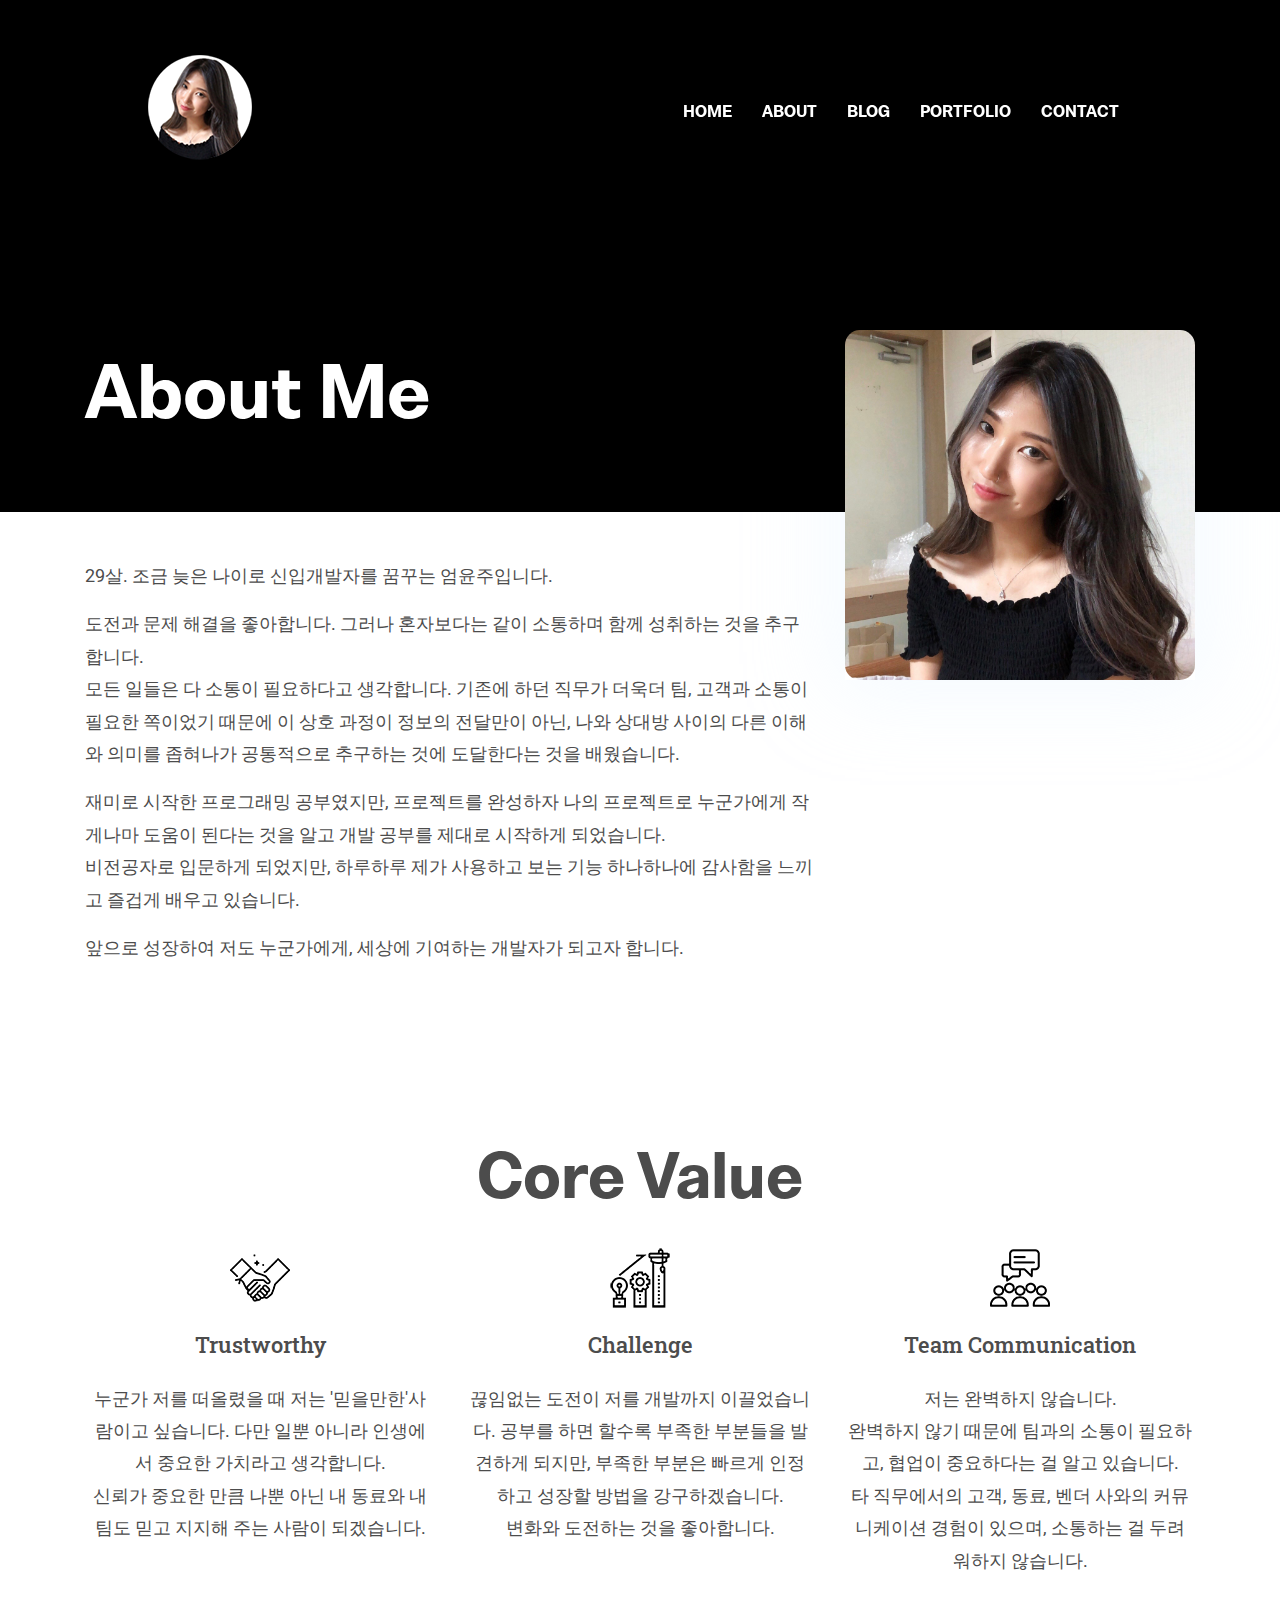
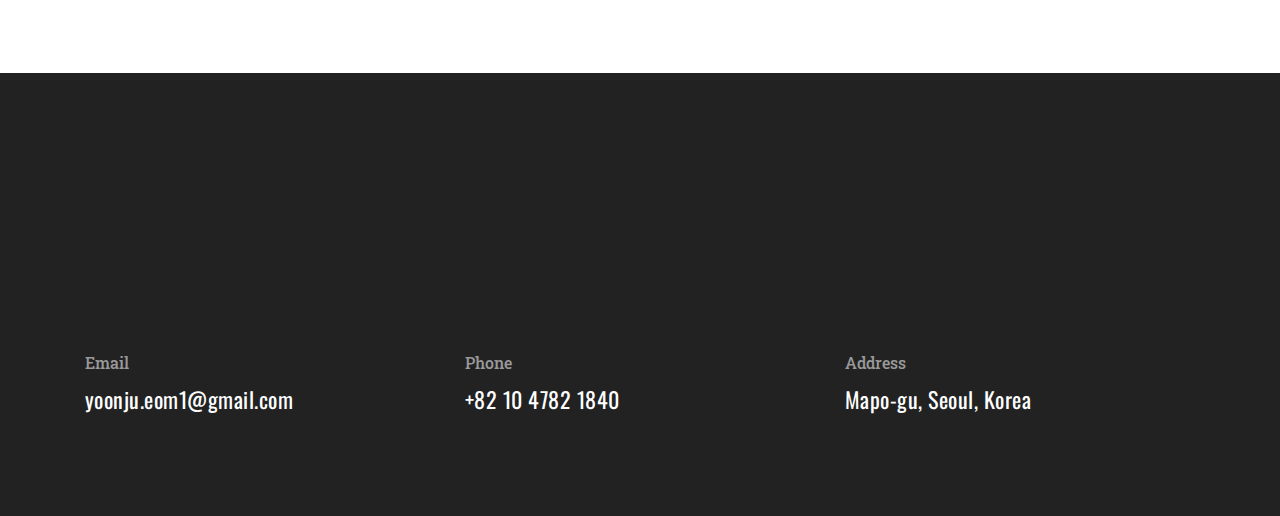
<file: portfolio/about.html>
<!DOCTYPE html>
<html lang="zxx">

<head>
  <meta charset="utf-8">
  <title>Yuni Eom | About </title>

  <!-- mobile responsive meta -->
  <meta name="viewport" content="width=device-width, initial-scale=1">
  <meta name="viewport" content="width=device-width, initial-scale=1, maximum-scale=1">
  
  <!-- ** Plugins Needed for the Project ** -->
  <!-- Bootstrap -->
  <link rel="stylesheet" href="plugins/bootstrap/bootstrap.min.css">
  <!-- slick slider -->
  <link rel="stylesheet" href="plugins/slick/slick.css">
  <!-- themefy-icon -->
  <link rel="stylesheet" href="plugins/themify-icons/themify-icons.css">

  <!-- Main Stylesheet -->
  <link href="css/style.css" rel="stylesheet">
  
  <!--Favicon-->
  <link rel="shortcut icon" href="images/favicon.ico" type="image/x-icon">
  <link rel="icon" href="images/favicon.ico" type="image/x-icon">

  <!--googleFont-->
  <link href="https://fonts.googleapis.com/css2?family=Oswald:wght@500&family=Roboto+Slab&display=swap" rel="stylesheet">


</head>

<body>
  

<header class="navigation fixed-top">
  <nav class="navbar navbar-expand-lg navbar-dark">
    <a class="navbar-brand font-tertiary h3" href="index.html"><img src="images/logo2.png" alt="Myself"></a>
    <button class="navbar-toggler" type="button" data-toggle="collapse" data-target="#navigation"
      aria-controls="navigation" aria-expanded="false" aria-label="Toggle navigation">
      <span class="navbar-toggler-icon"></span>
    </button>

    <div class="collapse navbar-collapse text-center" id="navigation">
      <ul class="navbar-nav ml-auto">
        <li class="nav-item active">
          <a class="nav-link" href="index.html">Home</a>
        </li>
        <li class="nav-item">
          <a class="nav-link" href="about.html">about</a>
        </li>
        <li class="nav-item">
          <a class="nav-link" href="blog-single.html">Blog</a>
        </li>
        <li class="nav-item">
          <a class="nav-link" href="portfolio.html">Portfolio</a>
        </li>
        <li class="nav-item">
          <a class="nav-link" href="contact.html">Contact</a>
        </li>
      </ul>
    </div>
  </nav>
</header>

<!-- page title -->
<section class="page-title-alt bg-primary position-relative">
  <div class="container">
    <div class="row">
      <div class="col-12">
        <h1 class="text-white font-tertiary">About Me</h1>
      </div>
    </div>
  </div>
</section>
<!-- /page title -->

<!-- about -->
<section class="section pt-5">
  <div class="container">
    <div class="row">
      <div class="col-md-8">
        <p>29살. 조금 늦은 나이로 신입개발자를 꿈꾸는 엄윤주입니다.</p>

        <p>
          도전과 문제 해결을 좋아합니다. 그러나 혼자보다는 같이 소통하며 함께 성취하는 것을 추구합니다.
          <br>모든 일들은 다 소통이 필요하다고 생각합니다. 기존에 하던 직무가 더욱더 팀, 고객과 소통이 필요한 쪽이었기 때문에 이 상호 과정이 정보의 전달만이 아닌, 나와 상대방 사이의 다른 이해와 의미를 좁혀나가 공통적으로 추구하는 것에 도달한다는 것을 배웠습니다. <br>
        </p>

        <p>
          재미로 시작한 프로그래밍 공부였지만, 프로젝트를 완성하자 나의 프로젝트로 누군가에게 작게나마 도움이 된다는 것을 알고 개발 공부를 제대로 시작하게 되었습니다.
          <br>비전공자로 입문하게 되었지만, 하루하루 제가 사용하고 보는 기능 하나하나에 감사함을 느끼고 즐겁게 배우고 있습니다.
        </p>
        <p>
         앞으로 성장하여 저도 누군가에게, 세상에 기여하는 개발자가 되고자 합니다.
        </p>
      </div>
      <div class="col-md-4 text-center drag-lg-top">
        <div class="shadow-down mb-4">
          <img src="images/about/author.jpg" alt="author" class="img-fluid w-120 rounded-lg border-thicker border-white">
        </div>
      </div>
    </div>
  </div>
</section>
<!-- /about -->

<!-- Work Process -->
<section class="section">
  <div class="container">
    <div class="row justify-content-around">
      <div class="col-lg-12 text-center">
        <h2 class="section-title">Core Value</h2>
      </div>
      <div class="col-lg-3 col-md-4 text-center hover-shadow pt-3">
        <div class="">
          <img src="images/icons/trust.png" class="mb-4" alt="icon">
          <h4 class="mb-4">Trustworthy</h4>
          <p>누군가 저를 떠올렸을 때 저는 '믿을만한'사람이고 싶습니다. 다만 일뿐 아니라 인생에서 중요한 가치라고 생각합니다. <br>
            신뢰가 중요한 만큼 나뿐 아닌 내 동료와 내 팀도 믿고 지지해 주는 사람이 되겠습니다. </p>
        </div>
      </div>
      <div class="col-lg-3 col-md-4 text-center hover-shadow pt-3">
        <img src="images/icons/challenge.png" class="mb-4" alt="icon">
        <h4 class="mb-4">Challenge</h4>
        <p>끊임없는 도전이 저를 개발까지 이끌었습니다. 공부를 하면 할수록 부족한 부분들을 발견하게 되지만, 부족한 부분은 빠르게 인정하고 성장할 방법을 강구하겠습니다.<br>
        변화와 도전하는 것을 좋아합니다.</p>
      </div>
      <div class="col-lg-3 col-md-4 text-center hover-shadow pt-3">
        <img src="images/icons/communication.png" class="mb-4" alt="icon">
        <h4 class="mb-4">Team Communication</h4>
        <p>저는 완벽하지 않습니다.<br> 완벽하지 않기 때문에 팀과의 소통이 필요하고, 협업이 중요하다는 걸 알고 있습니다.<br> 타 직무에서의 고객, 동료, 벤더 사와의 커뮤니케이션 경험이 있으며,
        소통하는 걸 두려워하지 않습니다.</p>
      </div>
    </div>
  </div>
</section>
<!-- /Work Process -->


<!-- footer -->
<footer class="bg-dark footer-section">
  <div class="section">
    <div class="container">
      <div class="row">
        <div class="col-md-4">
          <h5 class="text-light">Email</h5>
          <p class="text-white paragraph-lg font-secondary">yoonju.eom1@gmail.com</p>
        </div>
        <div class="col-md-4">
          <h5 class="text-light">Phone</h5>
          <p class="text-white paragraph-lg font-secondary">+82 10 4782 1840</p>
        </div>
        <div class="col-md-4">
          <h5 class="text-light">Address</h5>
          <p class="text-white paragraph-lg font-secondary">Mapo-gu, Seoul, Korea</p>
        </div>
      </div>
    </div>
  </div>
  <!--
  <div class="border-top text-center border-dark py-5">
    <p class="mb-0 text-light">Copyright ©<script>
        var CurrentYear = new Date().getFullYear()
        document.write(CurrentYear)
      </script> a theme by <a href="https://themefisher.com">themefisher.com</a></p>
  </div>
</footer>
-->
<!-- /footer -->

<!-- jQuery -->
<script src="plugins/jQuery/jquery.min.js"></script>
<!-- Bootstrap JS -->
<script src="plugins/bootstrap/bootstrap.min.js"></script>
<!-- slick slider -->
<script src="plugins/slick/slick.min.js"></script>
<!-- filter -->
<script src="plugins/shuffle/shuffle.min.js"></script>

<!-- Main Script -->
<script src="js/script.js"></script>

</body>
</html>
</file>
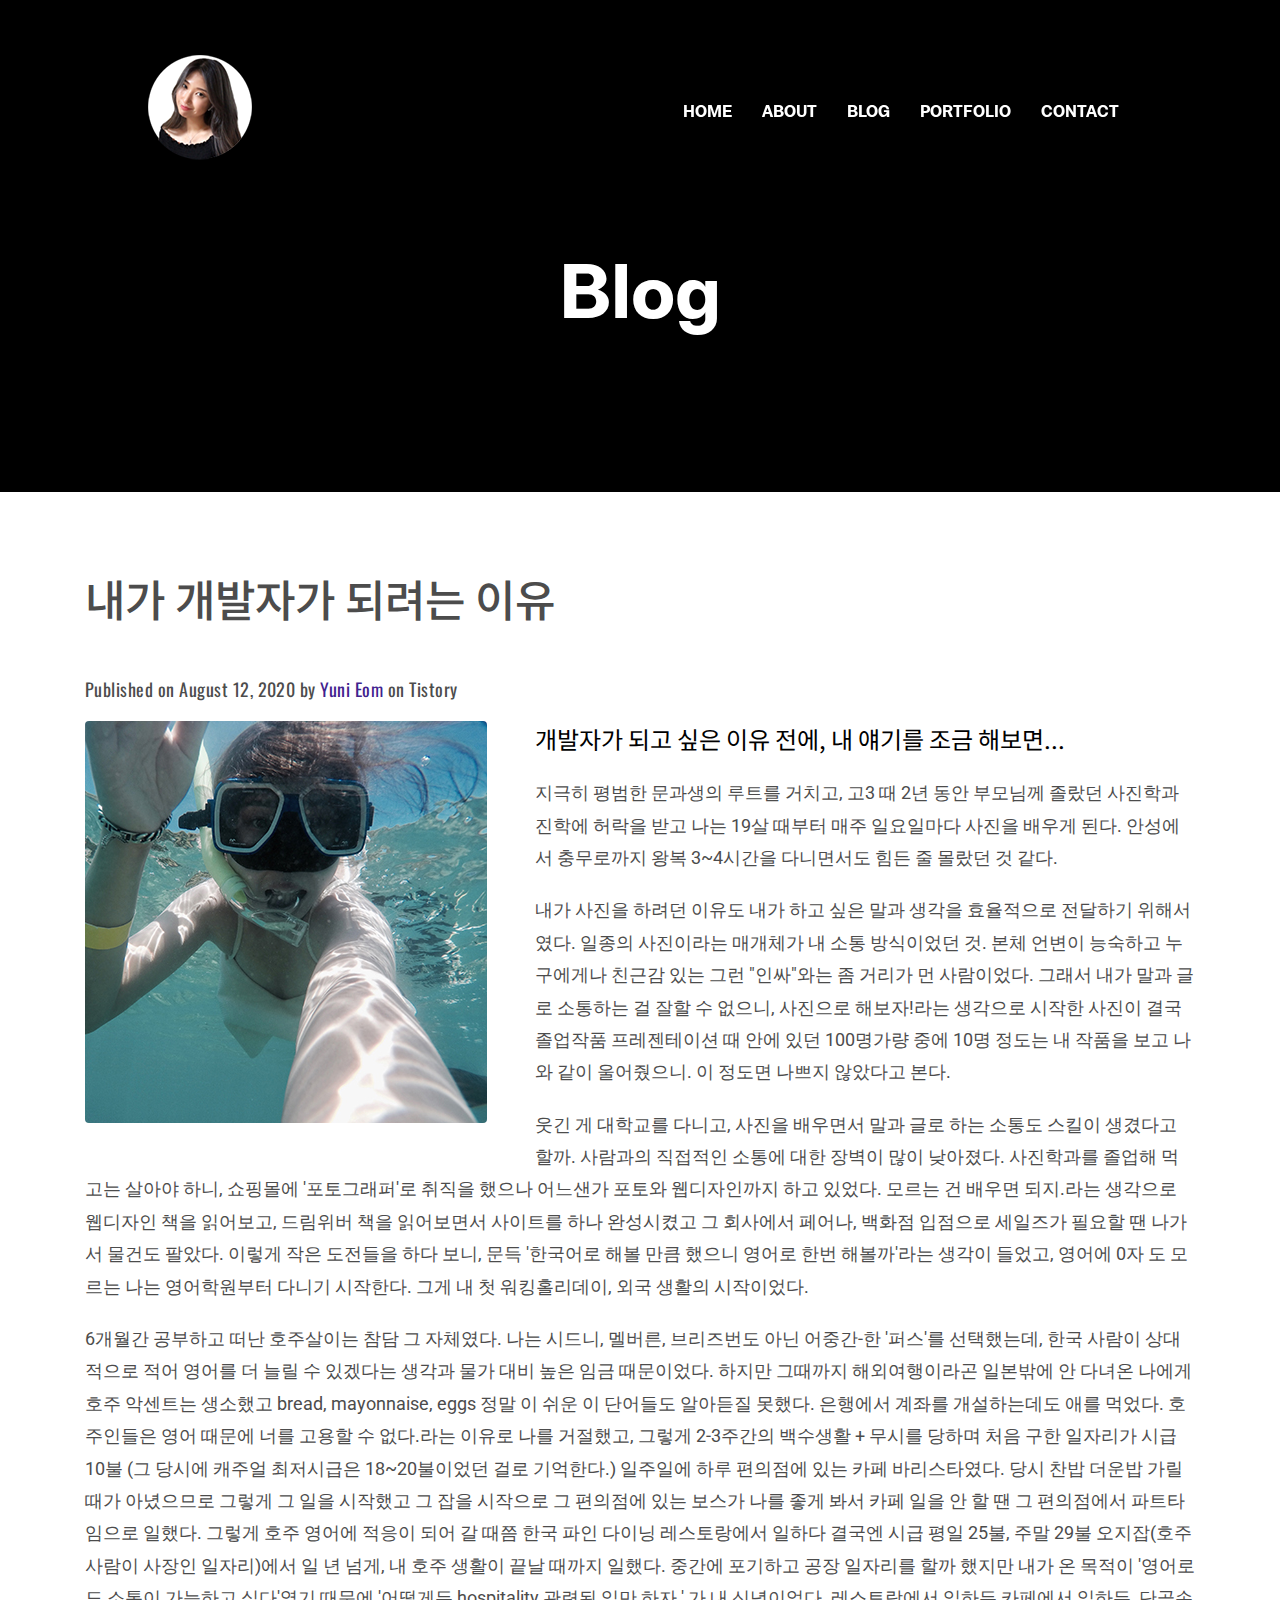
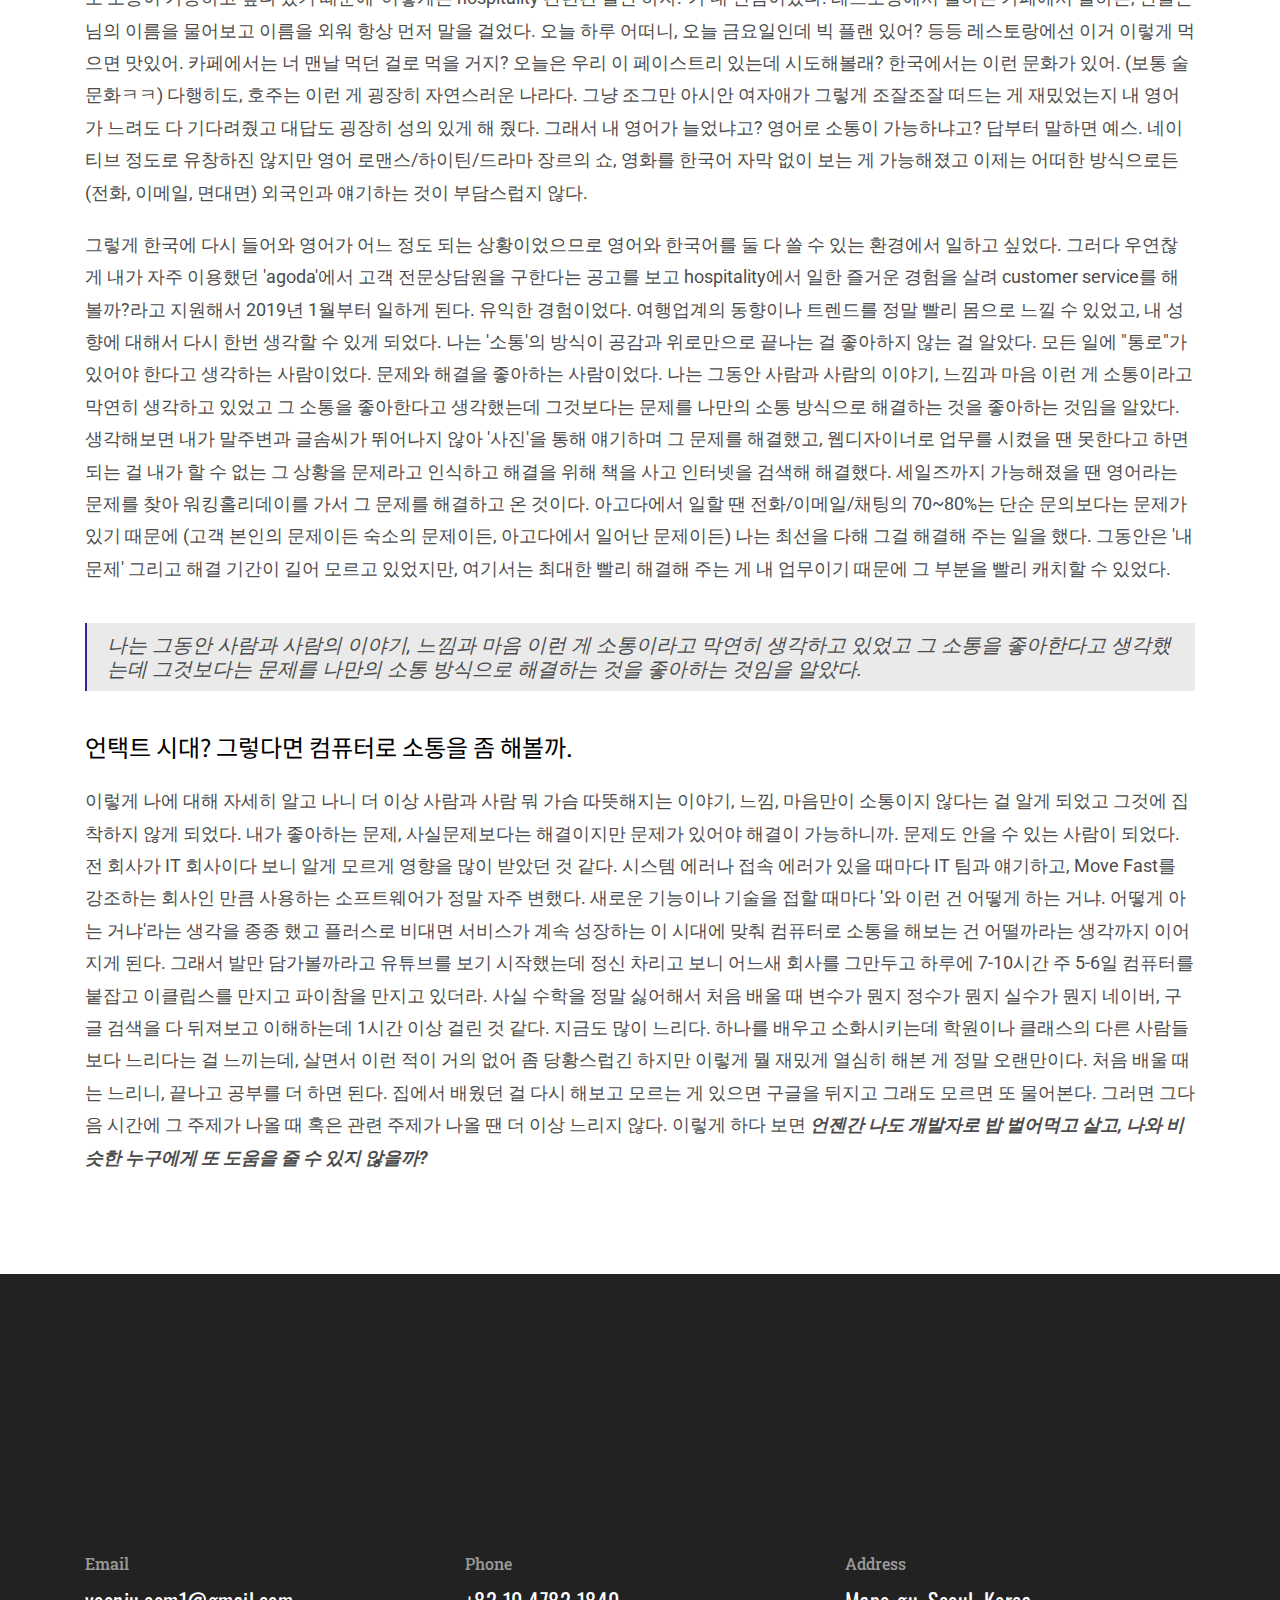
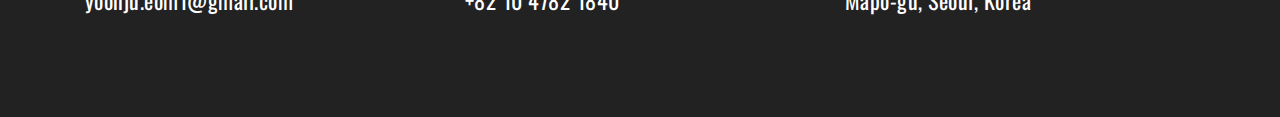
<file: portfolio/blog-single.html>
<!DOCTYPE html>
<html lang="zxx">

<head>
  <meta charset="utf-8">
  <title>Yuni Eom | Blog </title>

  <!-- mobile responsive meta -->
  <meta name="viewport" content="width=device-width, initial-scale=1">
  <meta name="viewport" content="width=device-width, initial-scale=1, maximum-scale=1">
  
  <!-- ** Plugins Needed for the Project ** -->
  <!-- Bootstrap -->
  <link rel="stylesheet" href="plugins/bootstrap/bootstrap.min.css">
  <!-- slick slider -->
  <link rel="stylesheet" href="plugins/slick/slick.css">
  <!-- themefy-icon -->
  <link rel="stylesheet" href="plugins/themify-icons/themify-icons.css">

  <!-- Main Stylesheet -->
  <link href="css/style.css" rel="stylesheet">
  
  <!--Favicon-->
  <link rel="shortcut icon" href="images/favicon.ico" type="image/x-icon">
  <link rel="icon" href="images/favicon.ico" type="image/x-icon">

  <!--googleFont-->
  <link href="https://fonts.googleapis.com/css2?family=Oswald:wght@500&family=Roboto+Slab&family=Noto+Sans+KR:wght@500&display=swap" rel="stylesheet">


</head>

<body>

<header class="navigation fixed-top">
  <nav class="navbar navbar-expand-lg navbar-dark">
    <a class="navbar-brand font-tertiary h3" href="index.html"><img src="images/logo2.png" alt="Myself"></a>
    <button class="navbar-toggler" type="button" data-toggle="collapse" data-target="#navigation"
      aria-controls="navigation" aria-expanded="false" aria-label="Toggle navigation">
      <span class="navbar-toggler-icon"></span>
    </button>

    <div class="collapse navbar-collapse text-center" id="navigation">
      <ul class="navbar-nav ml-auto">
        <li class="nav-item active">
          <a class="nav-link" href="index.html">Home</a>
        </li>
        <li class="nav-item">
          <a class="nav-link" href="about.html">about</a>
        </li>
        <li class="nav-item">
          <a class="nav-link" href="blog-single.html">Blog</a>
        </li>
        <li class="nav-item">
          <a class="nav-link" href="portfolio.html">Portfolio</a>
        </li>
        <li class="nav-item">
          <a class="nav-link" href="contact.html">Contact</a>
        </li>
      </ul>
    </div>
  </nav>
</header>

<!-- page title -->
<section class="page-title bg-primary position-relative">
  <div class="container">
    <div class="row">
      <div class="col-12 text-center">
        <h1 class="text-white font-tertiary">Blog</h1>
      </div>
    </div>
  </div>
</section>
<!-- /page title -->

<section class="section">
  <div class="container">
    <div class="row">
      <div class="col-lg-12">
        <h3 class="font-tertiary mb-5" id="blog-title">내가 개발자가 되려는 이유</h3>
        <p class="font-secondary">Published on August 12, 2020 by <span class="text-primary" onclick="location.href='https://yunieom.tistory.com/2?category=886556'" >Yuni Eom</span class="text-primary"> on <span>Tistory</span></p>
        <div class="content">
          <img src="images/blog/blog.JPG" alt="post-thumb" class="img-fluid rounded float-left mr-5 mb-4">
          <strong>개발자가 되고 싶은 이유 전에, 내 얘기를 조금 해보면...</strong>
          <p> 지극히 평범한 문과생의 루트를 거치고, 고3 때 2년 동안 부모님께 졸랐던 사진학과 진학에 허락을 받고 나는 19살 때부터 매주 일요일마다 사진을 배우게 된다. 안성에서 충무로까지 왕복 3~4시간을 다니면서도 힘든 줄 몰랐던 것 같다. </p>
          <p> 내가 사진을 하려던 이유도 내가 하고 싶은 말과 생각을 효율적으로 전달하기 위해서였다. 일종의 사진이라는 매개체가 내 소통 방식이었던 것. 본체 언변이 능숙하고 누구에게나 친근감 있는 그런 "인싸"와는 좀 거리가 먼 사람이었다.
            그래서 내가 말과 글로 소통하는 걸 잘할 수 없으니, 사진으로 해보자!라는 생각으로 시작한 사진이 결국 졸업작품 프레젠테이션 때 안에 있던 100명가량 중에 10명 정도는 내 작품을 보고 나와 같이 울어줬으니.
            이 정도면 나쁘지 않았다고 본다. </p>
          <p>웃긴 게 대학교를 다니고, 사진을 배우면서 말과 글로 하는 소통도 스킬이 생겼다고 할까. 사람과의 직접적인 소통에 대한 장벽이 많이 낮아졌다. 사진학과를 졸업해 먹고는 살아야 하니, 쇼핑몰에 '포토그래퍼'로 취직을 했으나 어느샌가 포토와 웹디자인까지 하고 있었다. 모르는 건 배우면 되지.라는 생각으로 웹디자인 책을 읽어보고, 드림위버 책을 읽어보면서 사이트를 하나 완성시켰고 그 회사에서 페어나, 백화점 입점으로 세일즈가 필요할 땐 나가서 물건도 팔았다.
            이렇게 작은 도전들을 하다 보니, 문득 '한국어로 해볼 만큼 했으니 영어로 한번 해볼까'라는 생각이 들었고, 영어에 0자 도 모르는 나는 영어학원부터 다니기 시작한다.
            그게 내 첫 워킹홀리데이, 외국 생활의 시작이었다. </p>
          <p> 6개월간 공부하고 떠난 호주살이는 참담 그 자체였다. 나는 시드니, 멜버른, 브리즈번도 아닌 어중간-한 '퍼스'를 선택했는데, 한국 사람이 상대적으로 적어 영어를 더 늘릴 수 있겠다는 생각과 물가 대비 높은 임금 때문이었다. 하지만 그때까지 해외여행이라곤 일본밖에 안 다녀온 나에게 호주 악센트는 생소했고 bread, mayonnaise, eggs 정말 이 쉬운 이 단어들도 알아듣질 못했다.
            은행에서 계좌를 개설하는데도 애를 먹었다. 호주인들은 영어 때문에 너를 고용할 수 없다.라는 이유로 나를 거절했고, 그렇게 2-3주간의 백수생활 + 무시를 당하며 처음 구한 일자리가 시급 10불 (그 당시에 캐주얼 최저시급은 18~20불이었던 걸로 기억한다.) 일주일에 하루 편의점에 있는 카페 바리스타였다.
            당시 찬밥 더운밥 가릴 때가 아녔으므로 그렇게 그 일을 시작했고 그 잡을 시작으로 그 편의점에 있는 보스가 나를 좋게 봐서 카페 일을 안 할 땐 그 편의점에서 파트타임으로 일했다. 그렇게 호주 영어에 적응이 되어 갈 때쯤 한국 파인 다이닝 레스토랑에서 일하다 결국엔 시급 평일 25불, 주말 29불 오지잡(호주 사람이 사장인 일자리)에서 일 년 넘게, 내 호주 생활이 끝날 때까지 일했다.
            중간에 포기하고 공장 일자리를 할까 했지만 내가 온 목적이 '영어로도 소통이 가능하고 싶다'였기 때문에 '어떻게든 hospitality 관련된 일만 하자.' 가 내 신념이었다. 레스토랑에서 일하든 카페에서 일하든, 단골손님의 이름을 물어보고 이름을 외워 항상 먼저 말을 걸었다. 오늘 하루 어떠니, 오늘 금요일인데 빅 플랜 있어? 등등 레스토랑에선 이거 이렇게 먹으면 맛있어. 카페에서는 너 맨날 먹던 걸로 먹을 거지?
            오늘은 우리 이 페이스트리 있는데 시도해볼래? 한국에서는 이런 문화가 있어. (보통 술 문화ㅋㅋ) 다행히도, 호주는 이런 게 굉장히 자연스러운 나라다.
            그냥 조그만 아시안 여자애가 그렇게 조잘조잘 떠드는 게 재밌었는지 내 영어가 느려도 다 기다려줬고 대답도 굉장히 성의 있게 해 줬다.
            그래서 내 영어가 늘었냐고? 영어로 소통이 가능하냐고? 답부터 말하면 예스. 네이티브 정도로 유창하진 않지만 영어 로맨스/하이틴/드라마 장르의 쇼, 영화를 한국어 자막 없이 보는 게 가능해졌고 이제는 어떠한 방식으로든 (전화, 이메일, 면대면) 외국인과 얘기하는 것이 부담스럽지 않다.</p>
          <p> 그렇게 한국에 다시 들어와 영어가 어느 정도 되는 상황이었으므로 영어와 한국어를 둘 다 쓸 수 있는 환경에서 일하고 싶었다. 그러다 우연찮게 내가 자주 이용했던 'agoda'에서 고객 전문상담원을 구한다는 공고를 보고 hospitality에서 일한 즐거운 경험을 살려 customer service를 해볼까?라고 지원해서 2019년 1월부터 일하게 된다.
            유익한 경험이었다. 여행업계의 동향이나 트렌드를 정말 빨리 몸으로 느낄 수 있었고, 내 성향에 대해서 다시 한번 생각할 수 있게 되었다.
            나는 '소통'의 방식이 공감과 위로만으로 끝나는 걸 좋아하지 않는 걸 알았다. 모든 일에 "통로"가 있어야 한다고 생각하는 사람이었다. 문제와 해결을 좋아하는 사람이었다.
            나는 그동안 사람과 사람의 이야기, 느낌과 마음 이런 게 소통이라고 막연히 생각하고 있었고 그 소통을 좋아한다고 생각했는데 그것보다는 문제를 나만의 소통 방식으로 해결하는 것을 좋아하는 것임을 알았다.
            생각해보면 내가 말주변과 글솜씨가 뛰어나지 않아 '사진'을 통해 얘기하며 그 문제를 해결했고, 웹디자이너로 업무를 시켰을 땐 못한다고 하면 되는 걸 내가 할 수 없는 그 상황을 문제라고 인식하고 해결을 위해 책을 사고 인터넷을 검색해 해결했다.
            세일즈까지 가능해졌을 땐 영어라는 문제를 찾아 워킹홀리데이를 가서 그 문제를 해결하고 온 것이다. 아고다에서 일할 땐 전화/이메일/채팅의 70~80%는 단순 문의보다는 문제가 있기 때문에 (고객 본인의 문제이든 숙소의 문제이든, 아고다에서 일어난 문제이든) 나는 최선을 다해 그걸 해결해 주는 일을 했다.
            그동안은 '내 문제' 그리고 해결 기간이 길어 모르고 있었지만, 여기서는 최대한 빨리 해결해 주는 게 내 업무이기 때문에 그 부분을 빨리 캐치할 수 있었다.</p>
          <br>
          <blockquote>나는 그동안 사람과 사람의 이야기, 느낌과 마음 이런 게 소통이라고 막연히 생각하고 있었고 그 소통을 좋아한다고 생각했는데 그것보다는 문제를 나만의 소통 방식으로 해결하는 것을 좋아하는 것임을 알았다. </blockquote>
          <br><br>
          <strong>언택트 시대? 그렇다면 컴퓨터로 소통을 좀 해볼까.</strong>
          <p>이렇게 나에 대해 자세히 알고 나니 더 이상 사람과 사람 뭐 가슴 따뜻해지는 이야기, 느낌, 마음만이 소통이지 않다는 걸 알게 되었고 그것에 집착하지 않게 되었다.
            내가 좋아하는 문제, 사실문제보다는 해결이지만 문제가 있어야 해결이 가능하니까. 문제도 안을 수 있는 사람이 되었다. 전 회사가 IT 회사이다 보니 알게 모르게 영향을 많이 받았던 것 같다. 시스템 에러나 접속 에러가 있을 때마다 IT 팀과 얘기하고, Move Fast를 강조하는 회사인 만큼 사용하는 소프트웨어가 정말 자주 변했다.
            새로운 기능이나 기술을 접할 때마다 '와 이런 건 어떻게 하는 거냐. 어떻게 아는 거냐'라는 생각을 종종 했고 플러스로 비대면 서비스가 계속 성장하는 이 시대에 맞춰 컴퓨터로 소통을 해보는 건 어떨까라는 생각까지 이어지게 된다.
            그래서 발만 담가볼까라고 유튜브를 보기 시작했는데 정신 차리고 보니 어느새 회사를 그만두고 하루에 7-10시간 주 5-6일 컴퓨터를 붙잡고 이클립스를 만지고 파이참을 만지고 있더라. 사실 수학을 정말 싫어해서 처음 배울 때 변수가 뭔지 정수가 뭔지 실수가 뭔지 네이버, 구글 검색을 다 뒤져보고 이해하는데 1시간 이상 걸린 것 같다.
            지금도 많이 느리다. 하나를 배우고 소화시키는데 학원이나 클래스의 다른 사람들보다 느리다는 걸 느끼는데, 살면서 이런 적이 거의 없어 좀 당황스럽긴 하지만 이렇게 뭘 재밌게 열심히 해본 게 정말 오랜만이다. 처음 배울 때는 느리니, 끝나고 공부를 더 하면 된다.
            집에서 배웠던 걸 다시 해보고 모르는 게 있으면 구글을 뒤지고 그래도 모르면 또 물어본다. 그러면 그다음 시간에 그 주제가 나올 때 혹은 관련 주제가 나올 땐 더 이상 느리지 않다. 이렇게 하다 보면 <span id="blog">언젠간 나도 개발자로 밥 벌어먹고 살고, 나와 비슷한 누구에게 또 도움을 줄 수 있지 않을까?</span></p>
        </div>
      </div>
    </div>
  </div>
</section>

<!-- footer -->
<footer class="bg-dark footer-section">
  <div class="section">
    <div class="container">
      <div class="row">
        <div class="col-md-4">
          <h5 class="text-light">Email</h5>
          <p class="text-white paragraph-lg font-secondary">yoonju.eom1@gmail.com</p>
        </div>
        <div class="col-md-4">
          <h5 class="text-light">Phone</h5>
          <p class="text-white paragraph-lg font-secondary">+82 10 4782 1840</p>
        </div>
        <div class="col-md-4">
          <h5 class="text-light">Address</h5>
          <p class="text-white paragraph-lg font-secondary">Mapo-gu, Seoul, Korea</p>
        </div>
      </div>
    </div>
  </div>

  <!--
  <div class="border-top text-center border-dark py-5">
    <p class="mb-0 text-light">Copyright ©<script>
        var CurrentYear = new Date().getFullYear()
        document.write(CurrentYear)
      </script> a theme by <a href="https://themefisher.com">themefisher.com</a></p>
  </div>
</footer>
  -->
<!-- /footer -->

<!-- jQuery -->
<script src="plugins/jQuery/jquery.min.js"></script>
<!-- Bootstrap JS -->
<script src="plugins/bootstrap/bootstrap.min.js"></script>
<!-- slick slider -->
<script src="plugins/slick/slick.min.js"></script>
<!-- filter -->
<script src="plugins/shuffle/shuffle.min.js"></script>

<!-- Main Script -->
<script src="js/script.js"></script>

</body>
</html>
</file>
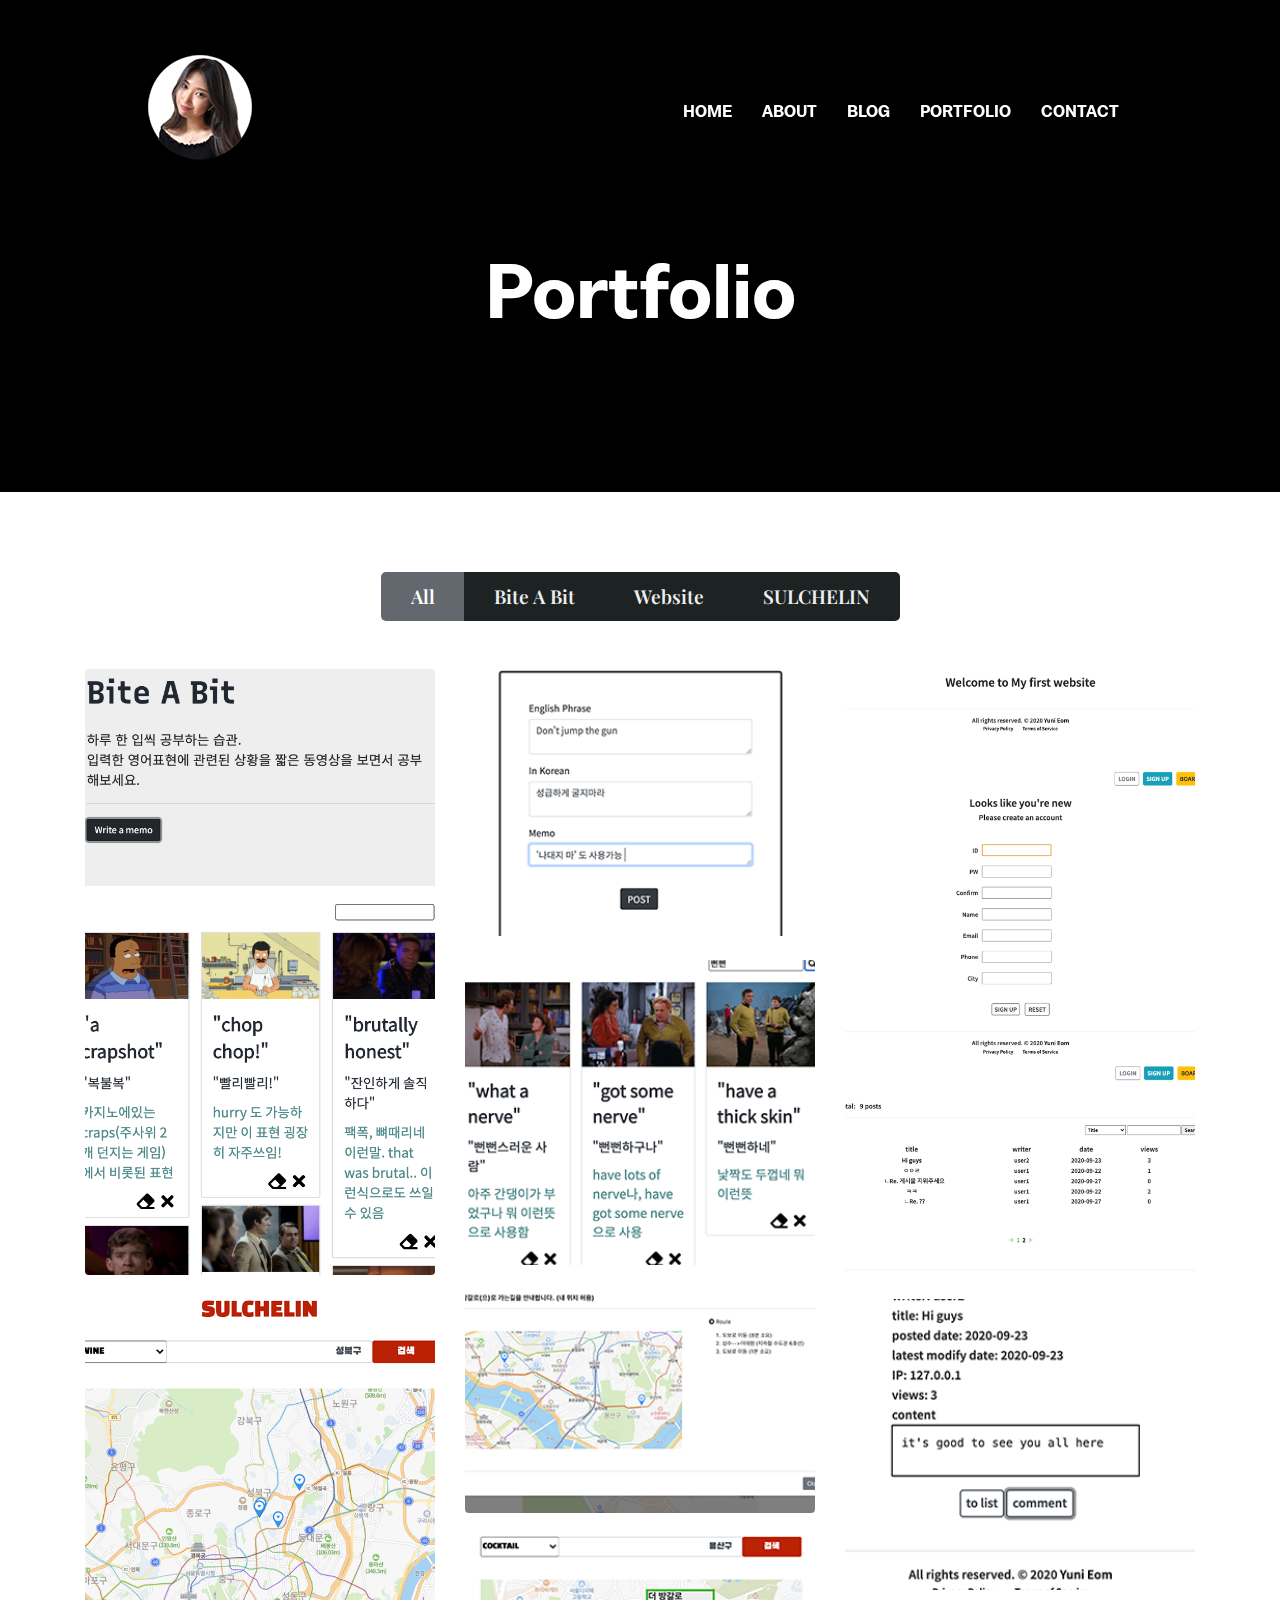
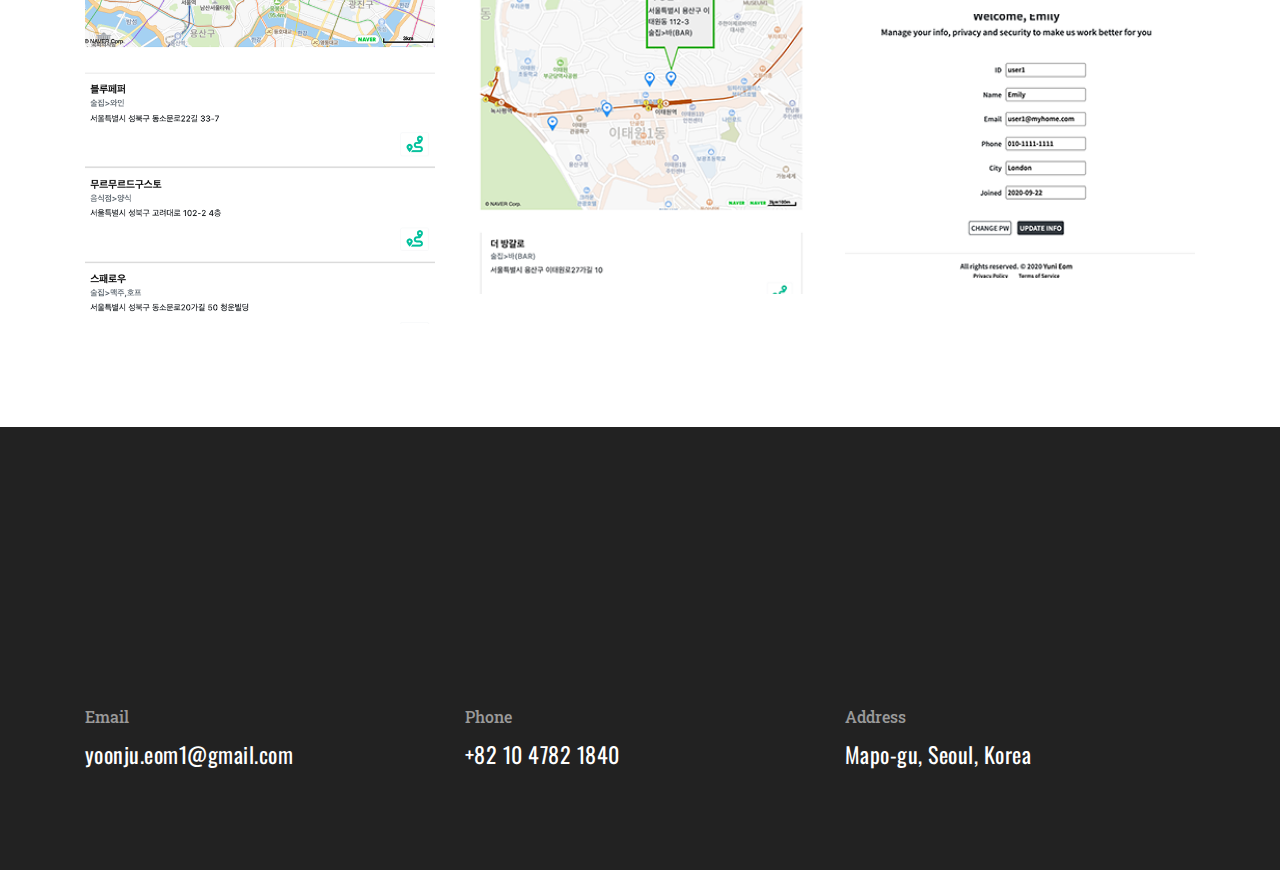
<file: portfolio/portfolio.html>
<!DOCTYPE html>
<html lang="zxx">

<head>
  <meta charset="utf-8">
  <title>Yuni Eom | Portfolio </title>

  <!-- mobile responsive meta -->
  <meta name="viewport" content="width=device-width, initial-scale=1">
  <meta name="viewport" content="width=device-width, initial-scale=1, maximum-scale=1">
  
  <!-- ** Plugins Needed for the Project ** -->
  <!-- Bootstrap -->
  <link rel="stylesheet" href="plugins/bootstrap/bootstrap.min.css">
  <!-- slick slider -->
  <link rel="stylesheet" href="plugins/slick/slick.css">
  <!-- themefy-icon -->
  <link rel="stylesheet" href="plugins/themify-icons/themify-icons.css">

  <!-- Main Stylesheet -->
  <link href="css/style.css" rel="stylesheet">
  
  <!--Favicon-->
  <link rel="shortcut icon" href="images/favicon.ico" type="image/x-icon">
  <link rel="icon" href="images/favicon.ico" type="image/x-icon">

  <!--googleFont-->
  <link href="https://fonts.googleapis.com/css2?family=Oswald:wght@500&family=Roboto+Slab&display=swap" rel="stylesheet">


</head>

<body>
  

<header class="navigation fixed-top">
  <nav class="navbar navbar-expand-lg navbar-dark">
    <a class="navbar-brand font-tertiary h3" href="index.html"><img src="images/logo2.png" alt="Myself"></a>
    <button class="navbar-toggler" type="button" data-toggle="collapse" data-target="#navigation"
      aria-controls="navigation" aria-expanded="false" aria-label="Toggle navigation">
      <span class="navbar-toggler-icon"></span>
    </button>

    <div class="collapse navbar-collapse text-center" id="navigation">
      <ul class="navbar-nav ml-auto">
        <li class="nav-item active">
          <a class="nav-link" href="index.html">Home</a>
        </li>
        <li class="nav-item">
          <a class="nav-link" href="about.html">about</a>
        </li>
        <li class="nav-item">
          <a class="nav-link" href="blog-single.html">Blog</a>
        </li>
        <li class="nav-item">
          <a class="nav-link" href="portfolio.html">Portfolio</a>
        </li>
        <li class="nav-item">
          <a class="nav-link" href="contact.html">Contact</a>
        </li>
      </ul>
    </div>
  </nav>
</header>

<!-- page title -->
<section class="page-title bg-primary position-relative">
  <div class="container">
    <div class="row">
      <div class="col-12 text-center">
        <h1 class="text-white font-tertiary">Portfolio</h1>
      </div>
    </div>
  </div>
</section>
<!-- /page title -->

<!-- portfolio -->
<section class="section">
  <div class="container">
    <div class="row mb-5">
      <div class="col-12">
        <div class="btn-group btn-group-toggle justify-content-center d-flex" data-toggle="buttons">
          <label class="btn btn-sm btn-primary active">
            <input type="radio" name="shuffle-filter" value="all" checked="checked" />All
          </label>
          <label class="btn btn-sm btn-primary">
            <input type="radio" name="shuffle-filter" value="biteAbit" />Bite A Bit
          </label>
          <label class="btn btn-sm btn-primary">
            <input type="radio" name="shuffle-filter" value="myWebpage" />Website
          </label>
          <label class="btn btn-sm btn-primary">
            <input type="radio" name="shuffle-filter" value="sulchelin" />SULCHELIN
          </label>
        </div>
      </div>
    </div>
    <div class="row shuffle-wrapper">
      <div class="col-lg-4 col-6 mb-4 shuffle-item" data-groups="[&quot;biteAbit&quot;]">
        <div class="position-relative rounded hover-wrapper">
          <img src="images/portfolio/Biteabit.png" alt="portfolio-image" class="img-fluid rounded w-100 d-block">
          <div class="hover-overlay">
            <div class="hover-content">
              <a class="btn btn-light btn-sm" href="images/portfolio/project1.pdf" target="_blank">view project</a>
            </div>
          </div>
        </div>
      </div>
      <div class="col-lg-4 col-6 mb-4 shuffle-item" data-groups="[&quot;biteAbit&quot;]">
        <div class="position-relative rounded hover-wrapper">
          <img src="images/portfolio/biteabit-1.png" alt="portfolio-image" class="img-fluid rounded w-100 d-block">
          <div class="hover-overlay">
            <div class="hover-content">
              <a class="btn btn-light btn-sm" href="images/portfolio/project1.pdf" target="_blank">view project</a>
            </div>
          </div>
        </div>
      </div>
      <div class="col-lg-4 col-6 mb-4 shuffle-item" data-groups="[&quot;myWebpage&quot;]">
        <div class="position-relative rounded hover-wrapper">
          <img src="images/portfolio/mywebpage.png" alt="portfolio-image" class="img-fluid rounded w-100 d-block">
          <div class="hover-overlay">
            <div class="hover-content">
              <a class="btn btn-light btn-sm" href="images/portfolio/project2.pdf" target="_blank">view project</a>
            </div>
          </div>
        </div>
      </div>
      <div class="col-lg-4 col-6 mb-4 shuffle-item" data-groups="[&quot;biteAbit&quot;]">
        <div class="position-relative rounded hover-wrapper">
          <img src="images/portfolio/biteabit-2.png" alt="portfolio-image" class="img-fluid rounded w-100 d-block">
          <div class="hover-overlay">
            <div class="hover-content">
              <a class="btn btn-light btn-sm" href="images/portfolio/project1.pdf" target="_blank">view project</a>
            </div>
          </div>
        </div>
      </div>
      <div class="col-lg-4 col-6 mb-4 shuffle-item" data-groups="[&quot;sulchelin&quot;]">
        <div class="position-relative rounded hover-wrapper">
          <img src="images/portfolio/sulchelin-2.png" alt="portfolio-image" class="img-fluid rounded w-100 d-block">
          <div class="hover-overlay">
            <div class="hover-content">
              <a class="btn btn-light btn-sm" href="images/portfolio/project3.pdf" target="_blank">view project</a>
            </div>
          </div>
        </div>
      </div>
      <div class="col-lg-4 col-6 mb-4 shuffle-item" data-groups="[&quot;sulchelin&quot;]">
        <div class="position-relative rounded hover-wrapper">
          <img src="images/portfolio/sulchelin.png" alt="portfolio-image" class="img-fluid rounded w-100 d-block">
          <div class="hover-overlay">
            <div class="hover-content">
              <a class="btn btn-light btn-sm" href="images/portfolio/project3.pdf" target="_blank">view project</a>
            </div>
          </div>
        </div>
      </div>
      <div class="col-lg-4 col-6 mb-4 shuffle-item" data-groups="[&quot;myWebpage&quot;]">
        <div class="position-relative rounded hover-wrapper">
          <img src="images/portfolio/mywebpage-1.png" alt="portfolio-image" class="img-fluid rounded w-100 d-block">
          <div class="hover-overlay">
            <div class="hover-content">
              <a class="btn btn-light btn-sm" href="images/portfolio/project2.pdf" target="_blank">view project</a>
            </div>
          </div>
        </div>
      </div>
      <div class="col-lg-4 col-6 mb-4 shuffle-item illustration" data-groups="[&quot;sulchelin&quot;]">
        <div class="position-relative rounded hover-wrapper">
          <img src="images/portfolio/sulchelin-1.png" alt="portfolio-image" class="img-fluid rounded w-100 d-block">
          <div class="hover-overlay">
            <div class="hover-content">
              <a class="btn btn-light btn-sm" href="images/portfolio/project3.pdf" target="_blank">view project</a>
            </div>
          </div>
        </div>
      </div>
      <div class="col-lg-4 col-6 mb-4 shuffle-item illustration" data-groups="[&quot;myWebpage&quot;]">
        <div class="position-relative rounded hover-wrapper">
          <img src="images/portfolio/mywebpage-2.png" alt="portfolio-image" class="img-fluid rounded w-100 d-block">
          <div class="hover-overlay">
            <div class="hover-content">
              <a class="btn btn-light btn-sm" href="images/portfolio/project2.pdf" target="_blank">view project</a>
            </div>
          </div>
        </div>
      </div>
    </div>
  </div>
</section>
<!-- /portfolio -->

<!-- footer -->
<footer class="bg-dark footer-section">
  <div class="section">
    <div class="container">
      <div class="row">
        <div class="col-md-4">
          <h5 class="text-light">Email</h5>
          <p class="text-white paragraph-lg font-secondary">yoonju.eom1@gmail.com</p>
        </div>
        <div class="col-md-4">
          <h5 class="text-light">Phone</h5>
          <p class="text-white paragraph-lg font-secondary">+82 10 4782 1840</p>
        </div>
        <div class="col-md-4">
          <h5 class="text-light">Address</h5>
          <p class="text-white paragraph-lg font-secondary">Mapo-gu, Seoul, Korea</p>
        </div>
      </div>
    </div>
  </div>
  <!--
  <div class="border-top text-center border-dark py-5">
    <p class="mb-0 text-light">Copyright ©<script>
        var CurrentYear = new Date().getFullYear()
        document.write(CurrentYear)
      </script> a theme by <a href="https://themefisher.com">themefisher.com</a></p>
  </div>
</footer>
-->
<!-- /footer -->

<!-- jQuery -->
<script src="plugins/jQuery/jquery.min.js"></script>
<!-- Bootstrap JS -->
<script src="plugins/bootstrap/bootstrap.min.js"></script>
<!-- slick slider -->
<script src="plugins/slick/slick.min.js"></script>
<!-- filter -->
<script src="plugins/shuffle/shuffle.min.js"></script>

<!-- Main Script -->
<script src="js/script.js"></script>

</body>
</html>
</file>
<file: portfolio/plugins/themify-icons/themify-icons.css>
@font-face{font-family:themify;src:url(fonts/themify.eot?-fvbane);src:url(fonts/themify.eot?#iefix-fvbane) format('embedded-opentype'),url(fonts/themify.woff?-fvbane) format('woff'),url(fonts/themify.ttf?-fvbane) format('truetype'),url(fonts/themify.svg?-fvbane#themify) format('svg');font-weight:400;font-style:normal}[class*=" ti-"],[class^=ti-]{font-family:themify;speak:none;font-style:normal;font-weight:400;font-variant:normal;text-transform:none;line-height:1;-webkit-font-smoothing:antialiased;-moz-osx-font-smoothing:grayscale}.ti-wand:before{content:"\e600"}.ti-volume:before{content:"\e601"}.ti-user:before{content:"\e602"}.ti-unlock:before{content:"\e603"}.ti-unlink:before{content:"\e604"}.ti-trash:before{content:"\e605"}.ti-thought:before{content:"\e606"}.ti-target:before{content:"\e607"}.ti-tag:before{content:"\e608"}.ti-tablet:before{content:"\e609"}.ti-star:before{content:"\e60a"}.ti-spray:before{content:"\e60b"}.ti-signal:before{content:"\e60c"}.ti-shopping-cart:before{content:"\e60d"}.ti-shopping-cart-full:before{content:"\e60e"}.ti-settings:before{content:"\e60f"}.ti-search:before{content:"\e610"}.ti-zoom-in:before{content:"\e611"}.ti-zoom-out:before{content:"\e612"}.ti-cut:before{content:"\e613"}.ti-ruler:before{content:"\e614"}.ti-ruler-pencil:before{content:"\e615"}.ti-ruler-alt:before{content:"\e616"}.ti-bookmark:before{content:"\e617"}.ti-bookmark-alt:before{content:"\e618"}.ti-reload:before{content:"\e619"}.ti-plus:before{content:"\e61a"}.ti-pin:before{content:"\e61b"}.ti-pencil:before{content:"\e61c"}.ti-pencil-alt:before{content:"\e61d"}.ti-paint-roller:before{content:"\e61e"}.ti-paint-bucket:before{content:"\e61f"}.ti-na:before{content:"\e620"}.ti-mobile:before{content:"\e621"}.ti-minus:before{content:"\e622"}.ti-medall:before{content:"\e623"}.ti-medall-alt:before{content:"\e624"}.ti-marker:before{content:"\e625"}.ti-marker-alt:before{content:"\e626"}.ti-arrow-up:before{content:"\e627"}.ti-arrow-right:before{content:"\e628"}.ti-arrow-left:before{content:"\e629"}.ti-arrow-down:before{content:"\e62a"}.ti-lock:before{content:"\e62b"}.ti-location-arrow:before{content:"\e62c"}.ti-link:before{content:"\e62d"}.ti-layout:before{content:"\e62e"}.ti-layers:before{content:"\e62f"}.ti-layers-alt:before{content:"\e630"}.ti-key:before{content:"\e631"}.ti-import:before{content:"\e632"}.ti-image:before{content:"\e633"}.ti-heart:before{content:"\e634"}.ti-heart-broken:before{content:"\e635"}.ti-hand-stop:before{content:"\e636"}.ti-hand-open:before{content:"\e637"}.ti-hand-drag:before{content:"\e638"}.ti-folder:before{content:"\e639"}.ti-flag:before{content:"\e63a"}.ti-flag-alt:before{content:"\e63b"}.ti-flag-alt-2:before{content:"\e63c"}.ti-eye:before{content:"\e63d"}.ti-export:before{content:"\e63e"}.ti-exchange-vertical:before{content:"\e63f"}.ti-desktop:before{content:"\e640"}.ti-cup:before{content:"\e641"}.ti-crown:before{content:"\e642"}.ti-comments:before{content:"\e643"}.ti-comment:before{content:"\e644"}.ti-comment-alt:before{content:"\e645"}.ti-close:before{content:"\e646"}.ti-clip:before{content:"\e647"}.ti-angle-up:before{content:"\e648"}.ti-angle-right:before{content:"\e649"}.ti-angle-left:before{content:"\e64a"}.ti-angle-down:before{content:"\e64b"}.ti-check:before{content:"\e64c"}.ti-check-box:before{content:"\e64d"}.ti-camera:before{content:"\e64e"}.ti-announcement:before{content:"\e64f"}.ti-brush:before{content:"\e650"}.ti-briefcase:before{content:"\e651"}.ti-bolt:before{content:"\e652"}.ti-bolt-alt:before{content:"\e653"}.ti-blackboard:before{content:"\e654"}.ti-bag:before{content:"\e655"}.ti-move:before{content:"\e656"}.ti-arrows-vertical:before{content:"\e657"}.ti-arrows-horizontal:before{content:"\e658"}.ti-fullscreen:before{content:"\e659"}.ti-arrow-top-right:before{content:"\e65a"}.ti-arrow-top-left:before{content:"\e65b"}.ti-arrow-circle-up:before{content:"\e65c"}.ti-arrow-circle-right:before{content:"\e65d"}.ti-arrow-circle-left:before{content:"\e65e"}.ti-arrow-circle-down:before{content:"\e65f"}.ti-angle-double-up:before{content:"\e660"}.ti-angle-double-right:before{content:"\e661"}.ti-angle-double-left:before{content:"\e662"}.ti-angle-double-down:before{content:"\e663"}.ti-zip:before{content:"\e664"}.ti-world:before{content:"\e665"}.ti-wheelchair:before{content:"\e666"}.ti-view-list:before{content:"\e667"}.ti-view-list-alt:before{content:"\e668"}.ti-view-grid:before{content:"\e669"}.ti-uppercase:before{content:"\e66a"}.ti-upload:before{content:"\e66b"}.ti-underline:before{content:"\e66c"}.ti-truck:before{content:"\e66d"}.ti-timer:before{content:"\e66e"}.ti-ticket:before{content:"\e66f"}.ti-thumb-up:before{content:"\e670"}.ti-thumb-down:before{content:"\e671"}.ti-text:before{content:"\e672"}.ti-stats-up:before{content:"\e673"}.ti-stats-down:before{content:"\e674"}.ti-split-v:before{content:"\e675"}.ti-split-h:before{content:"\e676"}.ti-smallcap:before{content:"\e677"}.ti-shine:before{content:"\e678"}.ti-shift-right:before{content:"\e679"}.ti-shift-left:before{content:"\e67a"}.ti-shield:before{content:"\e67b"}.ti-notepad:before{content:"\e67c"}.ti-server:before{content:"\e67d"}.ti-quote-right:before{content:"\e67e"}.ti-quote-left:before{content:"\e67f"}.ti-pulse:before{content:"\e680"}.ti-printer:before{content:"\e681"}.ti-power-off:before{content:"\e682"}.ti-plug:before{content:"\e683"}.ti-pie-chart:before{content:"\e684"}.ti-paragraph:before{content:"\e685"}.ti-panel:before{content:"\e686"}.ti-package:before{content:"\e687"}.ti-music:before{content:"\e688"}.ti-music-alt:before{content:"\e689"}.ti-mouse:before{content:"\e68a"}.ti-mouse-alt:before{content:"\e68b"}.ti-money:before{content:"\e68c"}.ti-microphone:before{content:"\e68d"}.ti-menu:before{content:"\e68e"}.ti-menu-alt:before{content:"\e68f"}.ti-map:before{content:"\e690"}.ti-map-alt:before{content:"\e691"}.ti-loop:before{content:"\e692"}.ti-location-pin:before{content:"\e693"}.ti-list:before{content:"\e694"}.ti-light-bulb:before{content:"\e695"}.ti-Italic:before{content:"\e696"}.ti-info:before{content:"\e697"}.ti-infinite:before{content:"\e698"}.ti-id-badge:before{content:"\e699"}.ti-hummer:before{content:"\e69a"}.ti-home:before{content:"\e69b"}.ti-help:before{content:"\e69c"}.ti-headphone:before{content:"\e69d"}.ti-harddrives:before{content:"\e69e"}.ti-harddrive:before{content:"\e69f"}.ti-gift:before{content:"\e6a0"}.ti-game:before{content:"\e6a1"}.ti-filter:before{content:"\e6a2"}.ti-files:before{content:"\e6a3"}.ti-file:before{content:"\e6a4"}.ti-eraser:before{content:"\e6a5"}.ti-envelope:before{content:"\e6a6"}.ti-download:before{content:"\e6a7"}.ti-direction:before{content:"\e6a8"}.ti-direction-alt:before{content:"\e6a9"}.ti-dashboard:before{content:"\e6aa"}.ti-control-stop:before{content:"\e6ab"}.ti-control-shuffle:before{content:"\e6ac"}.ti-control-play:before{content:"\e6ad"}.ti-control-pause:before{content:"\e6ae"}.ti-control-forward:before{content:"\e6af"}.ti-control-backward:before{content:"\e6b0"}.ti-cloud:before{content:"\e6b1"}.ti-cloud-up:before{content:"\e6b2"}.ti-cloud-down:before{content:"\e6b3"}.ti-clipboard:before{content:"\e6b4"}.ti-car:before{content:"\e6b5"}.ti-calendar:before{content:"\e6b6"}.ti-book:before{content:"\e6b7"}.ti-bell:before{content:"\e6b8"}.ti-basketball:before{content:"\e6b9"}.ti-bar-chart:before{content:"\e6ba"}.ti-bar-chart-alt:before{content:"\e6bb"}.ti-back-right:before{content:"\e6bc"}.ti-back-left:before{content:"\e6bd"}.ti-arrows-corner:before{content:"\e6be"}.ti-archive:before{content:"\e6bf"}.ti-anchor:before{content:"\e6c0"}.ti-align-right:before{content:"\e6c1"}.ti-align-left:before{content:"\e6c2"}.ti-align-justify:before{content:"\e6c3"}.ti-align-center:before{content:"\e6c4"}.ti-alert:before{content:"\e6c5"}.ti-alarm-clock:before{content:"\e6c6"}.ti-agenda:before{content:"\e6c7"}.ti-write:before{content:"\e6c8"}.ti-window:before{content:"\e6c9"}.ti-widgetized:before{content:"\e6ca"}.ti-widget:before{content:"\e6cb"}.ti-widget-alt:before{content:"\e6cc"}.ti-wallet:before{content:"\e6cd"}.ti-video-clapper:before{content:"\e6ce"}.ti-video-camera:before{content:"\e6cf"}.ti-vector:before{content:"\e6d0"}.ti-themify-logo:before{content:"\e6d1"}.ti-themify-favicon:before{content:"\e6d2"}.ti-themify-favicon-alt:before{content:"\e6d3"}.ti-support:before{content:"\e6d4"}.ti-stamp:before{content:"\e6d5"}.ti-split-v-alt:before{content:"\e6d6"}.ti-slice:before{content:"\e6d7"}.ti-shortcode:before{content:"\e6d8"}.ti-shift-right-alt:before{content:"\e6d9"}.ti-shift-left-alt:before{content:"\e6da"}.ti-ruler-alt-2:before{content:"\e6db"}.ti-receipt:before{content:"\e6dc"}.ti-pin2:before{content:"\e6dd"}.ti-pin-alt:before{content:"\e6de"}.ti-pencil-alt2:before{content:"\e6df"}.ti-palette:before{content:"\e6e0"}.ti-more:before{content:"\e6e1"}.ti-more-alt:before{content:"\e6e2"}.ti-microphone-alt:before{content:"\e6e3"}.ti-magnet:before{content:"\e6e4"}.ti-line-double:before{content:"\e6e5"}.ti-line-dotted:before{content:"\e6e6"}.ti-line-dashed:before{content:"\e6e7"}.ti-layout-width-full:before{content:"\e6e8"}.ti-layout-width-default:before{content:"\e6e9"}.ti-layout-width-default-alt:before{content:"\e6ea"}.ti-layout-tab:before{content:"\e6eb"}.ti-layout-tab-window:before{content:"\e6ec"}.ti-layout-tab-v:before{content:"\e6ed"}.ti-layout-tab-min:before{content:"\e6ee"}.ti-layout-slider:before{content:"\e6ef"}.ti-layout-slider-alt:before{content:"\e6f0"}.ti-layout-sidebar-right:before{content:"\e6f1"}.ti-layout-sidebar-none:before{content:"\e6f2"}.ti-layout-sidebar-left:before{content:"\e6f3"}.ti-layout-placeholder:before{content:"\e6f4"}.ti-layout-menu:before{content:"\e6f5"}.ti-layout-menu-v:before{content:"\e6f6"}.ti-layout-menu-separated:before{content:"\e6f7"}.ti-layout-menu-full:before{content:"\e6f8"}.ti-layout-media-right-alt:before{content:"\e6f9"}.ti-layout-media-right:before{content:"\e6fa"}.ti-layout-media-overlay:before{content:"\e6fb"}.ti-layout-media-overlay-alt:before{content:"\e6fc"}.ti-layout-media-overlay-alt-2:before{content:"\e6fd"}.ti-layout-media-left-alt:before{content:"\e6fe"}.ti-layout-media-left:before{content:"\e6ff"}.ti-layout-media-center-alt:before{content:"\e700"}.ti-layout-media-center:before{content:"\e701"}.ti-layout-list-thumb:before{content:"\e702"}.ti-layout-list-thumb-alt:before{content:"\e703"}.ti-layout-list-post:before{content:"\e704"}.ti-layout-list-large-image:before{content:"\e705"}.ti-layout-line-solid:before{content:"\e706"}.ti-layout-grid4:before{content:"\e707"}.ti-layout-grid3:before{content:"\e708"}.ti-layout-grid2:before{content:"\e709"}.ti-layout-grid2-thumb:before{content:"\e70a"}.ti-layout-cta-right:before{content:"\e70b"}.ti-layout-cta-left:before{content:"\e70c"}.ti-layout-cta-center:before{content:"\e70d"}.ti-layout-cta-btn-right:before{content:"\e70e"}.ti-layout-cta-btn-left:before{content:"\e70f"}.ti-layout-column4:before{content:"\e710"}.ti-layout-column3:before{content:"\e711"}.ti-layout-column2:before{content:"\e712"}.ti-layout-accordion-separated:before{content:"\e713"}.ti-layout-accordion-merged:before{content:"\e714"}.ti-layout-accordion-list:before{content:"\e715"}.ti-ink-pen:before{content:"\e716"}.ti-info-alt:before{content:"\e717"}.ti-help-alt:before{content:"\e718"}.ti-headphone-alt:before{content:"\e719"}.ti-hand-point-up:before{content:"\e71a"}.ti-hand-point-right:before{content:"\e71b"}.ti-hand-point-left:before{content:"\e71c"}.ti-hand-point-down:before{content:"\e71d"}.ti-gallery:before{content:"\e71e"}.ti-face-smile:before{content:"\e71f"}.ti-face-sad:before{content:"\e720"}.ti-credit-card:before{content:"\e721"}.ti-control-skip-forward:before{content:"\e722"}.ti-control-skip-backward:before{content:"\e723"}.ti-control-record:before{content:"\e724"}.ti-control-eject:before{content:"\e725"}.ti-comments-smiley:before{content:"\e726"}.ti-brush-alt:before{content:"\e727"}.ti-youtube:before{content:"\e728"}.ti-vimeo:before{content:"\e729"}.ti-twitter:before{content:"\e72a"}.ti-time:before{content:"\e72b"}.ti-tumblr:before{content:"\e72c"}.ti-skype:before{content:"\e72d"}.ti-share:before{content:"\e72e"}.ti-share-alt:before{content:"\e72f"}.ti-rocket:before{content:"\e730"}.ti-pinterest:before{content:"\e731"}.ti-new-window:before{content:"\e732"}.ti-microsoft:before{content:"\e733"}.ti-list-ol:before{content:"\e734"}.ti-linkedin:before{content:"\e735"}.ti-layout-sidebar-2:before{content:"\e736"}.ti-layout-grid4-alt:before{content:"\e737"}.ti-layout-grid3-alt:before{content:"\e738"}.ti-layout-grid2-alt:before{content:"\e739"}.ti-layout-column4-alt:before{content:"\e73a"}.ti-layout-column3-alt:before{content:"\e73b"}.ti-layout-column2-alt:before{content:"\e73c"}.ti-instagram:before{content:"\e73d"}.ti-google:before{content:"\e73e"}.ti-github:before{content:"\e73f"}.ti-flickr:before{content:"\e740"}.ti-facebook:before{content:"\e741"}.ti-dropbox:before{content:"\e742"}.ti-dribbble:before{content:"\e743"}.ti-apple:before{content:"\e744"}.ti-android:before{content:"\e745"}.ti-save:before{content:"\e746"}.ti-save-alt:before{content:"\e747"}.ti-yahoo:before{content:"\e748"}.ti-wordpress:before{content:"\e749"}.ti-vimeo-alt:before{content:"\e74a"}.ti-twitter-alt:before{content:"\e74b"}.ti-tumblr-alt:before{content:"\e74c"}.ti-trello:before{content:"\e74d"}.ti-stack-overflow:before{content:"\e74e"}.ti-soundcloud:before{content:"\e74f"}.ti-sharethis:before{content:"\e750"}.ti-sharethis-alt:before{content:"\e751"}.ti-reddit:before{content:"\e752"}.ti-pinterest-alt:before{content:"\e753"}.ti-microsoft-alt:before{content:"\e754"}.ti-linux:before{content:"\e755"}.ti-jsfiddle:before{content:"\e756"}.ti-joomla:before{content:"\e757"}.ti-html5:before{content:"\e758"}.ti-flickr-alt:before{content:"\e759"}.ti-email:before{content:"\e75a"}.ti-drupal:before{content:"\e75b"}.ti-dropbox-alt:before{content:"\e75c"}.ti-css3:before{content:"\e75d"}.ti-rss:before{content:"\e75e"}.ti-rss-alt:before{content:"\e75f"}
</file>
<file: portfolio/css/style.css>
/*!------------------------------------------------------------------
[MAIN STYLESHEET]

PROJECT:	Project Name
VERSION:	Versoin Number
-------------------------------------------------------------------*/
/*------------------------------------------------------------------
[TABLE OF CONTENTS]
-------------------------------------------------------------------*/
/*  typography */
@import url("https://fonts.googleapis.com/css?family=Playfair+Display:400,700|Roboto:300,400,500,700");
@font-face {
  font-family: 'BwNistaInt-xBd';
  src: url("../plugins/fonts/BwNistaInt-xBd.woff") format("woff");
  font-style: normal;
  font-display: swap;
}

body {
  line-height: 1.2;
  font-family: "Roboto", sans-serif;
  -webkit-font-smoothing: antialiased;
  font-size: 15px;
  color: #4c4c4c;
}

p, .paragraph {
  font-weight: 400;
  color: #4c4c4c;
  font-size: 18px;
  line-height: 1.8;
  font-family: "Roboto", sans-serif;
}

p-lg, .paragraph-lg {
  font-size: 22px;
}

h1, h2, h3, h4, h5, h6 {
  color: #4c4c4c;;
  font-family: 'Roboto Slab', serif;;
  line-height: 1.2;
}

h1, .h1 {
  font-size: 70px;
}

@media (max-width: 991px) {
  h1, .h1 {
    font-size: 65px;
  }
}

h2, .h2 {
  font-size: 60px;
}

@media (max-width: 991px) {
  h2, .h2 {
    font-size: 50px;
  }
}

h3, .h3 {
  font-size: 40px;
}

h4, .h4 {
  font-size: 22px;
}

h5, .h5 {
  font-size: 18px;
}

h6, .h6 {
  font-size: 14px;
}

/* text animation */
#cont2{
  font-size: 60px;
}
#cont3 {
  color: #08F7FE !important;
  font-size: 68px;
}

/* Button style */
.btn {
  font-size: 22px;
  font-family: "Playfair Display", serif;
  text-transform: capitalize;
  padding: 16px 44px;
  border-radius: 5px;
  font-weight: 600;
  border: 0;
  position: relative;
  z-index: 1;
  transition: .2s ease;
}

.btn:focus {
  outline: 0;
  box-shadow: none !important;
}

.btn:active {
  box-shadow: none;
}

.btn-sm {
  font-size: 19px;
  padding: 10px 30px;
}

.btn-xs {
  padding: 5px 10px;
  font-size: 15px;
}

.btn-primary {
  background: #1d2323;
  color: #eeeeee;
}

.btn-primary:active {
  background: #7e97a6 !important;
}

.btn-primary:hover {
  background: #63686e;
}

.btn-primary.focus, .btn-primary.active {
  background: #63686e !important;
  box-shadow: none !important;
}

.btn-transparent {
  background: transparent;
  color: #4c4c4c;
  font-weight: bold;
}

.btn-transparent:active, .btn-transparent:hover {
  color: #394989;
}

body {
  background-color: #fff;
  overflow-x: hidden;
}

::-moz-selection {
  background: #542cb7;
  color: #fff;
}

::selection {
  background: #542cb7;
  color: #fff;
}

/* preloader */
.preloader {
  position: fixed;
  top: 0;
  left: 0;
  right: 0;
  bottom: 0;
  background-color: #fff;
  z-index: 999;
  display: flex;
  align-items: center;
  justify-content: center;
}

ol,
ul {
  list-style-type: none;
  margin: 0px;
}

img {
  vertical-align: middle;
  border: 0;
}

a,
a:hover,
a:focus {
  text-decoration: none;
}

a,
button,
select {
  cursor: pointer;
  transition: .2s ease;
}

a:focus,
button:focus,
select:focus {
  outline: 0;
}

a.text-dark:hover {
  color: #41228e !important;
}

a:hover {
  color: #41228e;
}

.slick-slide {
  outline: 0;
}

.section {
  padding-top: 80px;
  padding-bottom: 80px;
}

.section-title {
  margin-bottom: 20px !important;
  font-family: "BwNistaInt-xBd";
}
body > section.section.section-on-footer > div > div > div.col-12.text-center > p {
  font-size: 20px;
  margin-bottom: 60px;
}

.bg-cover {
  background-size: cover;
  background-position: center center;
  background-repeat: no-repeat;
}

/* overlay */
.overlay {
  position: relative;
}

.overlay::before {
  position: absolute;
  content: '';
  height: 100%;
  width: 100%;
  top: 0;
  left: 0;
  background: #000;
  opacity: .5;
}

.outline-0 {
  outline: 0 !important;
}

.d-unset {
  display: unset !important;
}

.bg-primary {
  background: #000000 !important;
}

.bg-gray {
  background: #eaeaea !important;
}

.text-primary {
  color: #41228e !important;
}

.text-color {
  color: #4c4c4c;
}

.text-dark {
  color: #000 !important;
}

.text-light {
  color: #999999 !important;
  font-size: 16px;
}

.mb-10 {
  margin-bottom: 10px !important;
}

.mb-20 {
  margin-bottom: 20px !important;
}

.mb-30 {
  margin-bottom: 30px !important;
}

.mb-40 {
  margin-bottom: 40px !important;
}

.mb-50 {
  margin-bottom: 50px !important;
}

.mb-60 {
  margin-bottom: 60px !important;
}

.mb-70 {
  margin-bottom: 70px !important;
}

.mb-80 {
  margin-bottom: 80px !important;
}

.mb-90 {
  margin-bottom: 90px !important;
}

.mb-100 {
  margin-bottom: 100px !important;
}

.zindex-1 {
  z-index: 1;
}

.rounded-lg {
  border-radius: 15px;
}

.overflow-hidden {
  overflow: hidden;
}

.font-secondary {
  font-family: 'Oswald', sans-serif !important;
  letter-spacing : 0.03rem;
}

.font-tertiary {
  font-family: "BwNistaInt-xBd" !important;
}

.shadow {
  box-shadow: 0px 18px 39.1px 6.9px rgba(224, 241, 255, 0.34) !important;
}

.bg-dark {
  background-color: #222222 !important;
}

/* icon */
.icon {
  font-size: 45px;
}

.icon-bg {
  height: 100px;
  width: 100px;
  line-height: 100px;
  text-align: center;
}

.icon-light {
  color: #c8d5ef;
}

/* /icon */
/* slick slider */
.slick-dots {
  text-align: center;
  padding-left: 0;
}

.slick-dots li {
  display: inline-block;
  margin: 2px;
}

.slick-dots li.slick-active button {
  background: #fff;
  width: 25px;
}

.slick-dots li button {
  height: 6px;
  width: 12px;
  background: rgba(255, 255, 255, 0.5);
  color: transparent;
  border-radius: 10px;
  overflow: hidden;
  transition: .2s ease;
  border: 0;
}

/* /slick slider */
/* form */
.form-control {
  border: 0;
  border-radius: 0;
  border-bottom: 1px solid #c7c7c7;
  height: 60px;
}

.form-control:focus {
  border-color: #41228e;
  outline: 0;
  box-shadow: none !important;
}

textarea.form-control {
  height: 120px;
}

/* /form */
/* card */
.card {
  border: 0;
}

.card-header {
  border: 0;
}

.card-footer {
  border: 0;
}

/* /card */
.navigation {
  padding: 40px 130px;
  transition: .3s ease;
}

.navigation.nav-bg {
  background-color: #000000;
  padding: 15px 100px;
}

@media (max-width: 991px) {
  .navigation.nav-bg {
    padding: 15px 20px;
  }
}

@media (max-width: 991px) {
  .navigation {
    padding: 20px;
    background: #000000;
  }
}

.navbar .nav-item .nav-link {
  font-family: "BwNistaInt-xBd";
  text-transform: uppercase;
  padding: 15px;
}

.navbar .nav-item.active {
  font-weight: bold;
}

.navbar-dark .navbar-nav .nav-link {
  color: #fff;
}

#parallax > ul {
  text-align: right;
  margin-right: 5rem !important;
}

.hero-area {
  padding: 300px 0 200px;
  position: relative;
}

@media (max-width: 767px) {
  .hero-area {
    padding: 250px 0 150px;
    overflow: hidden;
  }
}

.hero-area h1 {
  position: relative;
  z-index: 2;
}

.layer {
  position: absolute;
  z-index: 1;
}

#l1 {
  bottom: 0;
  left: 0;
}

#l2 {
  top: 190px;
  left: -250px;
}

#l3 {
  top: 200px;
  left: 40%;
}

#l4 {
  top: 200px;
  right: 40%;
}

#l5 {
  top: 100px;
  right: -150px;
}

#l6 {
  bottom: -20px;
  left: 10%;
}

#l7 {
  bottom: 100px;
  left: 20%;
}

#l8 {
  bottom: 160px;
  right: 45%;
}

#l9 {
  bottom: 100px;
  right: -10px;
}
#blog-title {
  font-family: 'Noto Sans KR', sans-serif !important;
  font-size: 44px;
}
#blog {
  font-weight: bold;
  font-style: italic;
}

.layer-bg {
  position: absolute;
  bottom: 0;
  left: 0;
}

/* skills */
.progress-wrapper {
  height: 130px;
  overflow: hidden;
}

.wave {
  position: absolute;
  width: 100%;
  height: 100%;
}

.wave::before, .wave::after {
  content: "";
  position: absolute;
  width: 800px;
  height: 800px;
  bottom: 0;
  left: 50%;
  background-color: rgba(255, 255, 255, 0.4);
  border-radius: 45%;
  -webkit-transform: translateX(-50%) rotate(0);
          transform: translateX(-50%) rotate(0);
  -webkit-animation: rotate 6s linear infinite;
          animation: rotate 6s linear infinite;
  z-index: 10;
}

.wave::after {
  border-radius: 47%;
  background-color: rgba(255, 255, 255, 0.9);
  -webkit-transform: translateX(-50%) rotate(0);
          transform: translateX(-50%) rotate(0);
  -webkit-animation: rotate 10s linear -5s infinite;
          animation: rotate 10s linear -5s infinite;
  z-index: 20;
}

@-webkit-keyframes rotate {
  50% {
    -webkit-transform: translateX(-50%) rotate(180deg);
            transform: translateX(-50%) rotate(180deg);
  }
  100% {
    -webkit-transform: translateX(-50%) rotate(360deg);
            transform: translateX(-50%) rotate(360deg);
  }
}

@keyframes rotate {
  50% {
    -webkit-transform: translateX(-50%) rotate(180deg);
            transform: translateX(-50%) rotate(180deg);
  }
  100% {
    -webkit-transform: translateX(-50%) rotate(360deg);
            transform: translateX(-50%) rotate(360deg);
  }
}
.mb-0 {
  margin-top: 10px !important;
}

/* /skills */
/* education */
.edu-bg-image {
  position: absolute;
  left: 0;
  top: -300px;
  z-index: -1;
}

/* /education */
/* service */
.hover-bg-primary {
  transition: .3s ease;
}

.hover-bg-primary:hover {
  background: #41228e;
}

.hover-bg-primary:hover * {
  color: #fff;
}

.active-bg-primary {
  transition: .3s ease;
  background: #41228e;
}

.active-bg-primary * {
  color: #fff;
}

.hover-shadow {
  transition: .2s ease;
}

.hover-shadow:hover {
  box-shadow: 0px 18px 40px 8px rgba(224, 241, 255, 0.54) !important;
}

/* /service */
/* portfolio */
.hover-wrapper {
  overflow: hidden;
}

.hover-wrapper img {
  transition: .3s ease;
  -webkit-transform: scale(1.1);
          transform: scale(1.1);
}

.hover-wrapper:hover img {
  -webkit-transform: scale(1);
          transform: scale(1);
}

.hover-wrapper:hover .hover-overlay {
  opacity: 1;
  visibility: visible;
}

.hover-overlay {
  position: absolute;
  height: 100%;
  width: 100%;
  border-radius: inherit;
  top: 0;
  left: 0;
  background: rgba(0, 0, 0, 0.3);
  opacity: 0;
  visibility: hidden;
  transition: .3s ease;
}

.hover-content {
  position: absolute;
  top: 50%;
  -webkit-transform: translateY(-50%);
          transform: translateY(-50%);
  left: 0;
  right: 0;
  text-align: center;
}

/* /portfolio */
/* testimonial */
.testimonial-content strong {
  color: #2bfdff;
  font-weight: normal;
}

.testimonial-bg-shapes .container {
  position: relative;
  z-index: 1;
}

.testimonial-bg-shapes .bg-map {
  position: absolute;
  left: 50%;
  top: 50%;
  -webkit-transform: translate(-50%, -50%);
          transform: translate(-50%, -50%);
}

.testimonial-bg-shapes .bg-shape-1 {
  position: absolute;
  left: 100px;
  top: -50px;
}

.testimonial-bg-shapes .bg-shape-2 {
  position: absolute;
  right: 150px;
  top: 50px;
}

.testimonial-bg-shapes .bg-shape-3 {
  position: absolute;
  right: 50px;
  top: 200px;
}

.testimonial-bg-shapes .bg-shape-4 {
  position: absolute;
  left: 100px;
  bottom: 200px;
}

.testimonial-bg-shapes .bg-shape-5 {
  position: absolute;
  right: 200px;
  bottom: -50px;
}

/* /testimonial */
/* footer */
.footer-section {
  padding-top: 200px;
}

.section-on-footer {
  margin-bottom: -250px;
}

.shadow-down {
  position: relative;
}

.shadow-down::before {
  position: absolute;
  content: "";
  box-shadow: 0px 0px 80.75px 14.25px rgba(224, 241, 255, 0.34);
  height: 100%;
  width: 100%;
  left: 0;
  top: 0;
  z-index: -1;
}

/* /footer */
.card-lg {
  flex-direction: row-reverse;
  align-items: center;
}

@media (max-width: 991px) {
  .card-lg {
    flex-direction: column;
  }
}

blockquote {
  display: inline-block;
  padding: 10px 20px;
  background: #eaeaea;
  border-left: 2px solid #41228e;
  font-style: italic;
  font-size: 20px;
}

.content * {
  margin-bottom: 20px;
}

.content strong {
  font-family: 'Noto Sans KR', sans-serif;
  font-size: 24px;
  font-weight: normal;
  color: #000;
  display: inherit;
  line-height: 1.5;
}

.page-title-alt {
  padding: 350px 0 70px;
}

.border-thick {
  border: 10px solid;
}

.drag-lg-top {
  margin-top: -230px;
}

@media (max-width: 991px) {
  .drag-lg-top {
    margin-top: 0;
  }
}

.page-title-alt .container {
  position: relative;
  z-index: 1;
}

.page-title-alt .bg-shape-1 {
  position: absolute;
  left: 0;
  top: 0;
  height: 100%;
}

.page-title-alt .bg-shape-2 {
  position: absolute;
  left: 70px;
  top: 100px;
}

.page-title-alt .bg-shape-3 {
  position: absolute;
  left: 30%;
  top: 50px;
  -webkit-transform: rotate(180deg);
          transform: rotate(180deg);
}

.page-title-alt .bg-shape-4 {
  position: absolute;
  left: 100px;
  bottom: 100px;
}

.page-title-alt .bg-shape-5 {
  position: absolute;
  left: 40%;
  bottom: -25px;
}

.page-title-alt .bg-shape-6 {
  position: absolute;
  bottom: 100px;
  right: -100px;
}

.page-title {
  padding: 250px 0 150px;
}

.page-title .container {
  position: relative;
  z-index: 1;
}

.page-title .bg-shape-1 {
  position: absolute;
  left: 0;
  bottom: 0;
  width: 100%;
}

.page-title .bg-shape-2 {
  position: absolute;
  left: -20px;
  top: -10px;
}

.page-title .bg-shape-3 {
  position: absolute;
  left: 10%;
  top: 100px;
}

.page-title .bg-shape-4 {
  position: absolute;
  left: 50%;
  top: -20px;
}

.page-title .bg-shape-5 {
  position: absolute;
  left: 90px;
  bottom: -50px;
  -webkit-transform: rotate(180deg);
          transform: rotate(180deg);
}

.page-title .bg-shape-6 {
  position: absolute;
  right: 20%;
  bottom: -20px;
}

.page-title .bg-shape-7 {
  position: absolute;
  right: -220px;
  bottom: -100px;
}

.filter-controls li {
  cursor: pointer;
}

.filter-controls li.active {
  font-weight: bold;
}




/*# sourceMappingURL=maps/style.css.map */
</file>
